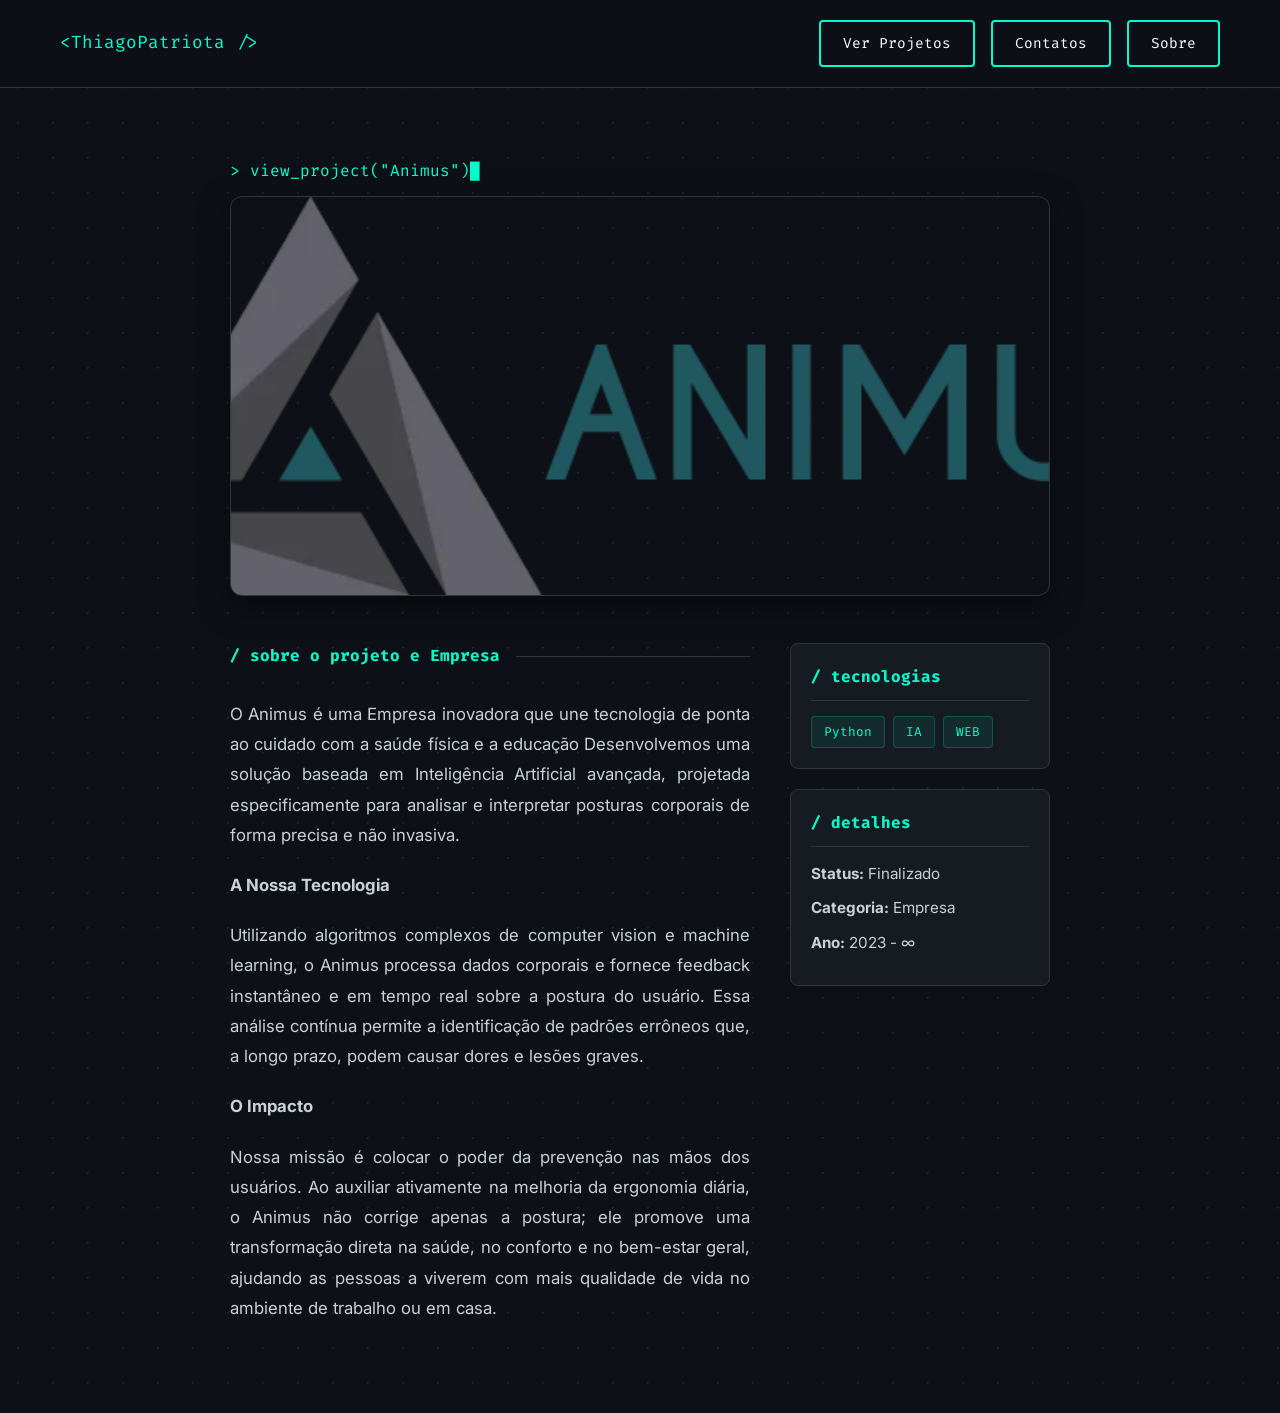
<file: destaques/animus.html>
<!DOCTYPE html>
<html lang="pt-BR">
<head>
    <meta charset="UTF-8">
    <meta name="viewport" content="width=device-width, initial-scale=1.0">
    <title>Jovem DEV | Thiago Patriota</title>
    <link rel="icon" href="../imgs/icon.webp" type="image/png">
    <link href="https://fonts.googleapis.com/css2?family=Fira+Code:wght@400;700&family=Inter:wght@400;700&display=swap" rel="stylesheet">
    <link rel="stylesheet" href="../estilos/global.css">
    <link rel="stylesheet" href="../estilos/projetos-detalhe.css">
</head>
<body>

    <nav>
        <a href="../index.html" class="nav-logo">&lt;ThiagoPatriota /&gt;</a>
        <div class="nav-links">
            <a href="../paginas/projetos.html" class="btn">Ver Projetos</a>
            <a href="../paginas/contatos.html" class="btn">Contatos</a>
            <a href="../paginas/sobre.html" class="btn">Sobre</a>
        </div>
    </nav>

    <div class="conteiner">

        <p class="texto-terminal">> view_project("Animus")<span class="cursor">█</span></p>

        
        
        <img src="../imgs/projetos/animustech.webp" alt="Turma Jovem DEV" class="banner-projeto">

        <div class="conteudo-projeto">
            
            <div class="descricao-projeto">
                <div class="divisor">
                    <h2>/ sobre o projeto e Empresa</h2>
                    <hr>
                </div>
                <p>
                    O Animus é uma Empresa inovadora que une tecnologia de ponta ao cuidado com a saúde física e a educação
                    Desenvolvemos uma solução baseada em Inteligência Artificial avançada, projetada especificamente
                    para analisar e interpretar posturas corporais de forma precisa e não invasiva. 
                </p>
                <p><strong>A Nossa Tecnologia</strong></p>
                <p>
                    Utilizando algoritmos complexos de computer vision e machine learning,
                    o Animus processa dados corporais e fornece feedback instantâneo e em tempo real sobre a postura do usuário.
                    Essa análise contínua permite a identificação de padrões errôneos que,
                    a longo prazo, podem causar dores e lesões graves.
                </p>
                <p><strong>O Impacto</strong></p>
                <p>
                    Nossa missão é colocar o poder da prevenção nas mãos dos usuários.
                    Ao auxiliar ativamente na melhoria da ergonomia diária,
                    o Animus não corrige apenas a postura; ele promove uma transformação direta na saúde,
                    no conforto e no bem-estar geral, ajudando as pessoas a viverem com mais qualidade de
                    vida no ambiente de trabalho ou em casa.
                </p>
            </div>

            <div class="sidebar-projeto">
                
                <div class="bloco-info">
                    <h3>/ tecnologias</h3>
                    <div class="tech-badges">
                        <span class="tech-badge">Python</span>
                        <span class="tech-badge">IA</span>
                        <span class="tech-badge">WEB</span>
                    </div>
                </div>

                <div class="bloco-info">
                    <h3>/ detalhes</h3>
                    <ul style="list-style-type: none; color: var(--texto-principal); font-size: 0.95rem;">
                        <li style="margin-bottom: 10px;"><strong>Status:</strong> Finalizado</li>
                        <li style="margin-bottom: 10px;"><strong>Categoria:</strong> Empresa</li>
                        <li style="margin-bottom: 10px;"><strong>Ano:</strong> 2023 - &infin;</li>
                    </ul>
                </div>

            </div>
        </div>

    </div>

</body>
</html>
</file>
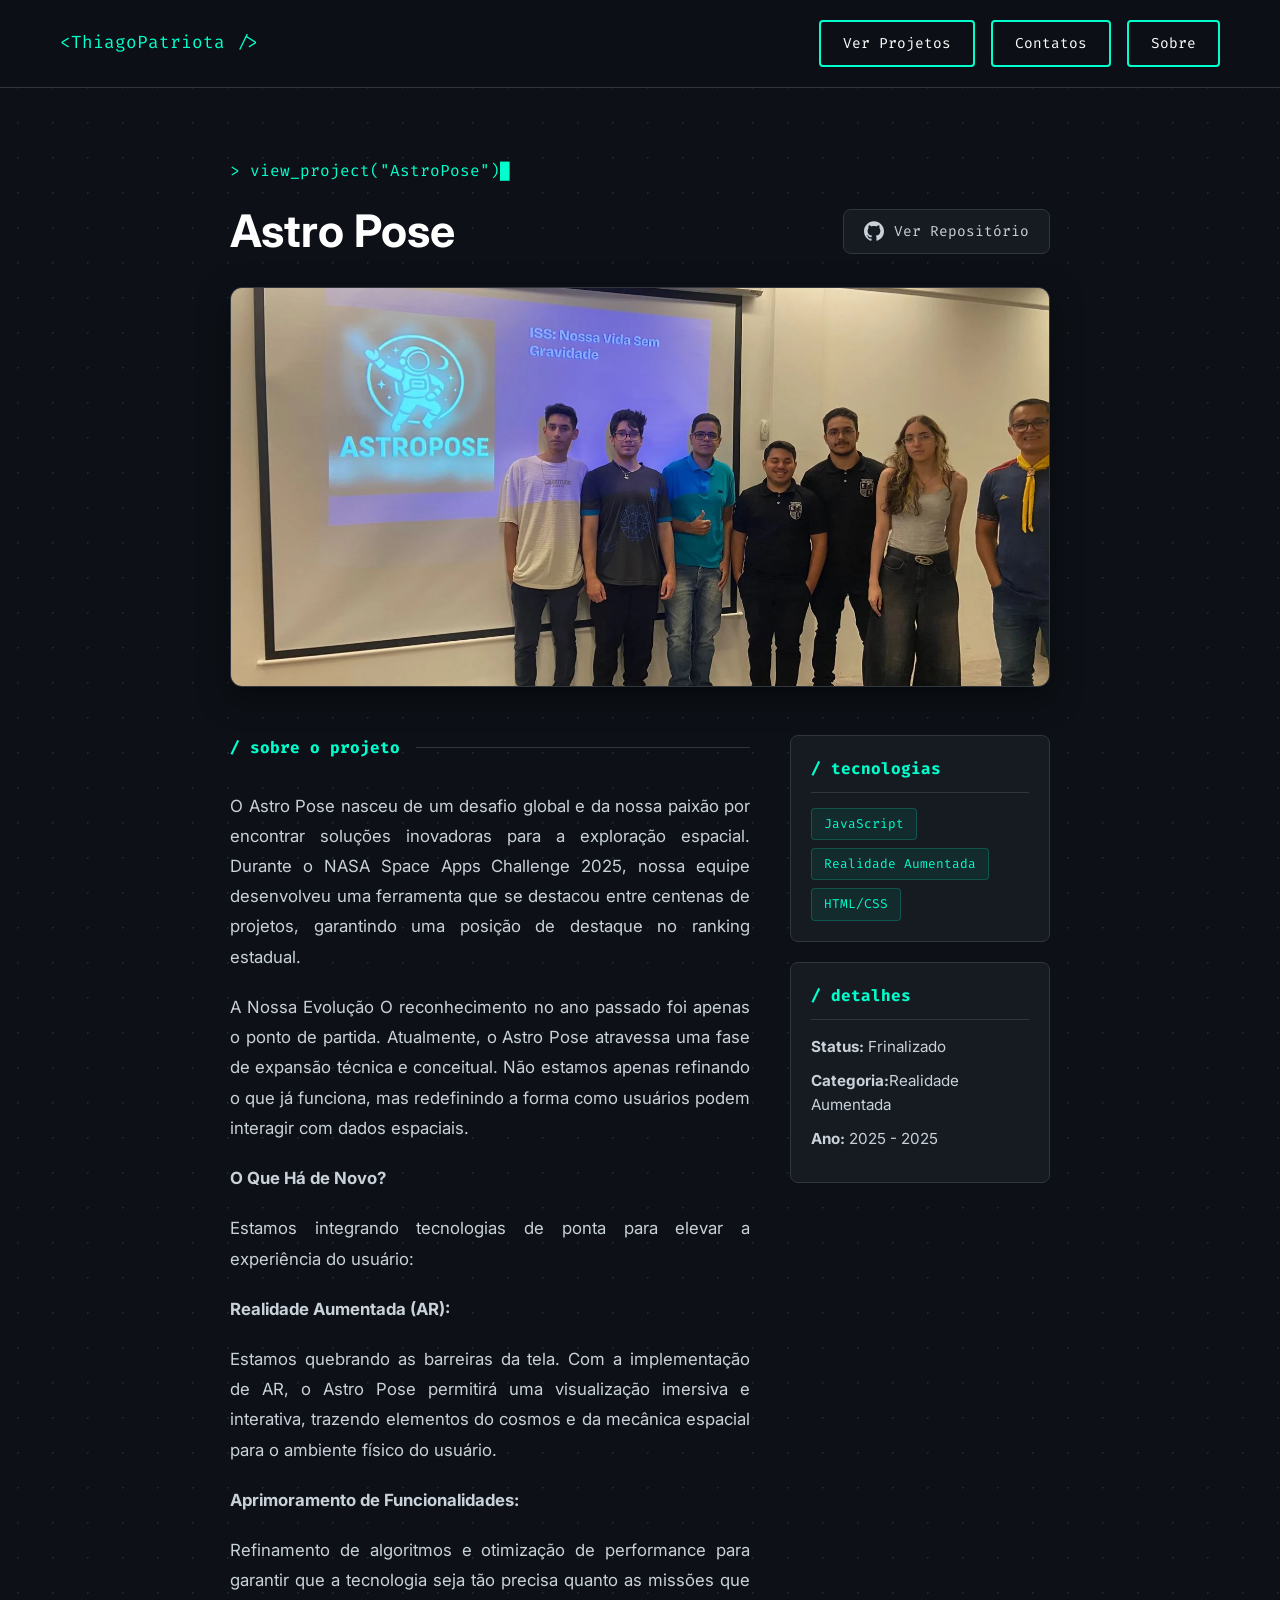
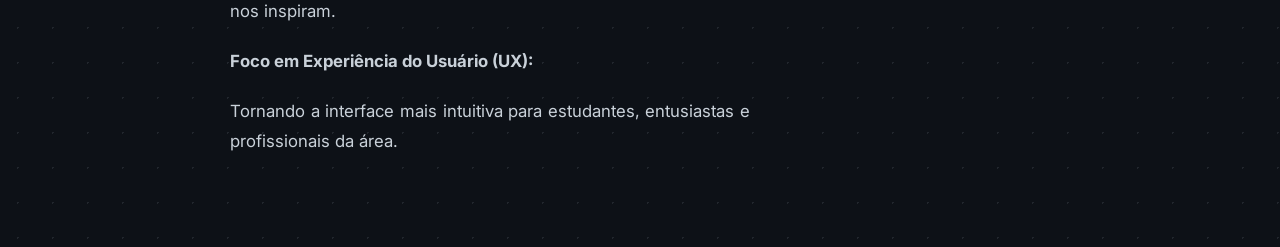
<file: destaques/astropose.html>
<!DOCTYPE html>
<html lang="pt-BR">
<head>
    <meta charset="UTF-8">
    <meta name="viewport" content="width=device-width, initial-scale=1.0">
    <title>Jovem DEV | Thiago Patriota</title>
    <link rel="icon" href="../imgs/icon.webp" type="image/png">
    <link href="https://fonts.googleapis.com/css2?family=Fira+Code:wght@400;700&family=Inter:wght@400;700&display=swap" rel="stylesheet">
    <link rel="stylesheet" href="../estilos/global.css">
    <link rel="stylesheet" href="../estilos/projetos-detalhe.css">
</head>
<body>

    <nav>
        <a href="../index.html" class="nav-logo">&lt;ThiagoPatriota /&gt;</a>
        <div class="nav-links">
            <a href="../paginas/projetos.html" class="btn">Ver Projetos</a>
            <a href="../paginas/contatos.html" class="btn">Contatos</a>
            <a href="../paginas/sobre.html" class="btn">Sobre</a>
        </div>
    </nav>

    <div class="conteiner">

        <p class="texto-terminal">> view_project("AstroPose")<span class="cursor">█</span></p>
        
        <div class="cabecalho-projeto">
            <h1>Astro Pose</h1>
            
            <a href="https://github.com/ThiagoCPatriota/astroposeDecember" target="_blank" class="btn-github">
                <svg viewBox="0 0 24 24" xmlns="http://www.w3.org/2000/svg">
                    <path d="M12 .297c-6.63 0-12 5.373-12 12 0 5.303 3.438 9.8 8.205 11.385.6.113.82-.258.82-.577 0-.285-.01-1.04-.015-2.04-3.338.724-4.042-1.61-4.042-1.61C4.422 18.07 3.633 17.7 3.633 17.7c-1.087-.744.084-.729.084-.729 1.205.084 1.838 1.236 1.838 1.236 1.07 1.835 2.809 1.305 3.495.998.108-.776.417-1.305.76-1.605-2.665-.3-5.466-1.332-5.466-5.93 0-1.31.465-2.38 1.235-3.22-.135-.303-.54-1.523.105-3.176 0 0 1.005-.322 3.3 1.23.96-.267 1.98-.399 3-.405 1.02.006 2.04.138 3 .405 2.28-1.552 3.285-1.23 3.285-1.23.645 1.653.24 2.873.12 3.176.765.84 1.23 1.91 1.23 3.22 0 4.61-2.805 5.625-5.475 5.92.42.36.81 1.096.81 2.22 0 1.606-.015 2.896-.015 3.286 0 .315.21.69.825.57C20.565 22.092 24 17.592 24 12.297c0-6.627-5.373-12-12-12"/>
                </svg>
                Ver Repositório
            </a>
        </div>

        <img src="../imgs/projetos/astroposeequipe.webp" alt="Turma Jovem DEV" class="banner-projeto">

        <div class="conteudo-projeto">
            
            <div class="descricao-projeto">
                <div class="divisor">
                    <h2>/ sobre o projeto</h2>
                    <hr>
                </div>
                <p>
                    O Astro Pose nasceu de um desafio global e da nossa paixão por encontrar soluções
                    inovadoras para a exploração espacial. Durante o NASA Space Apps Challenge 2025,
                    nossa equipe desenvolveu uma ferramenta que se destacou entre centenas de projetos,
                    garantindo uma posição de destaque no ranking estadual.
                </p>
                <p>
                    A Nossa Evolução
                    O reconhecimento no ano passado foi apenas o ponto de partida. Atualmente, o Astro Pose
                    atravessa uma fase de expansão técnica e conceitual. Não estamos apenas refinando o que já funciona,
                    mas redefinindo a forma como usuários podem interagir com dados espaciais.
                </p>

                <p>
                    <strong><p> O Que Há de Novo? </p></strong>
                    <p>Estamos integrando tecnologias de ponta para elevar a experiência do usuário:</p>

                    <strong><p>Realidade Aumentada (AR): </p></strong>

                    <p>
                        Estamos quebrando as barreiras da tela. Com a implementação de AR,
                        o Astro Pose permitirá uma visualização imersiva e interativa, trazendo
                        elementos do cosmos e da mecânica espacial para o ambiente físico do usuário.
                    </p>

                    <strong><p>Aprimoramento de Funcionalidades:</p></strong>
                    <p> Refinamento de algoritmos e otimização de performance para garantir que a tecnologia seja tão precisa quanto as missões que nos inspiram.</p>

                    <strong><p>Foco em Experiência do Usuário (UX):</p></strong>
                    <p>Tornando a interface mais intuitiva para estudantes, entusiastas e profissionais da área.</p>
                </p>
            </div>

            <div class="sidebar-projeto">
                
                <div class="bloco-info">
                    <h3>/ tecnologias</h3>
                    <div class="tech-badges">
                        <span class="tech-badge">JavaScript</span>
                        <span class="tech-badge">Realidade Aumentada</span>
                        <span class="tech-badge">HTML/CSS</span>
                    </div>
                </div>

                <div class="bloco-info">
                    <h3>/ detalhes</h3>
                    <ul style="list-style-type: none; color: var(--texto-principal); font-size: 0.95rem;">
                        <li style="margin-bottom: 10px;"><strong>Status:</strong> Frinalizado</li>
                        <li style="margin-bottom: 10px;"><strong>Categoria:</strong>Realidade Aumentada</li>
                        <li style="margin-bottom: 10px;"><strong>Ano:</strong> 2025 - 2025</li>
                    </ul>
                </div>

            </div>
        </div>

    </div>

</body>
</html>
</file>
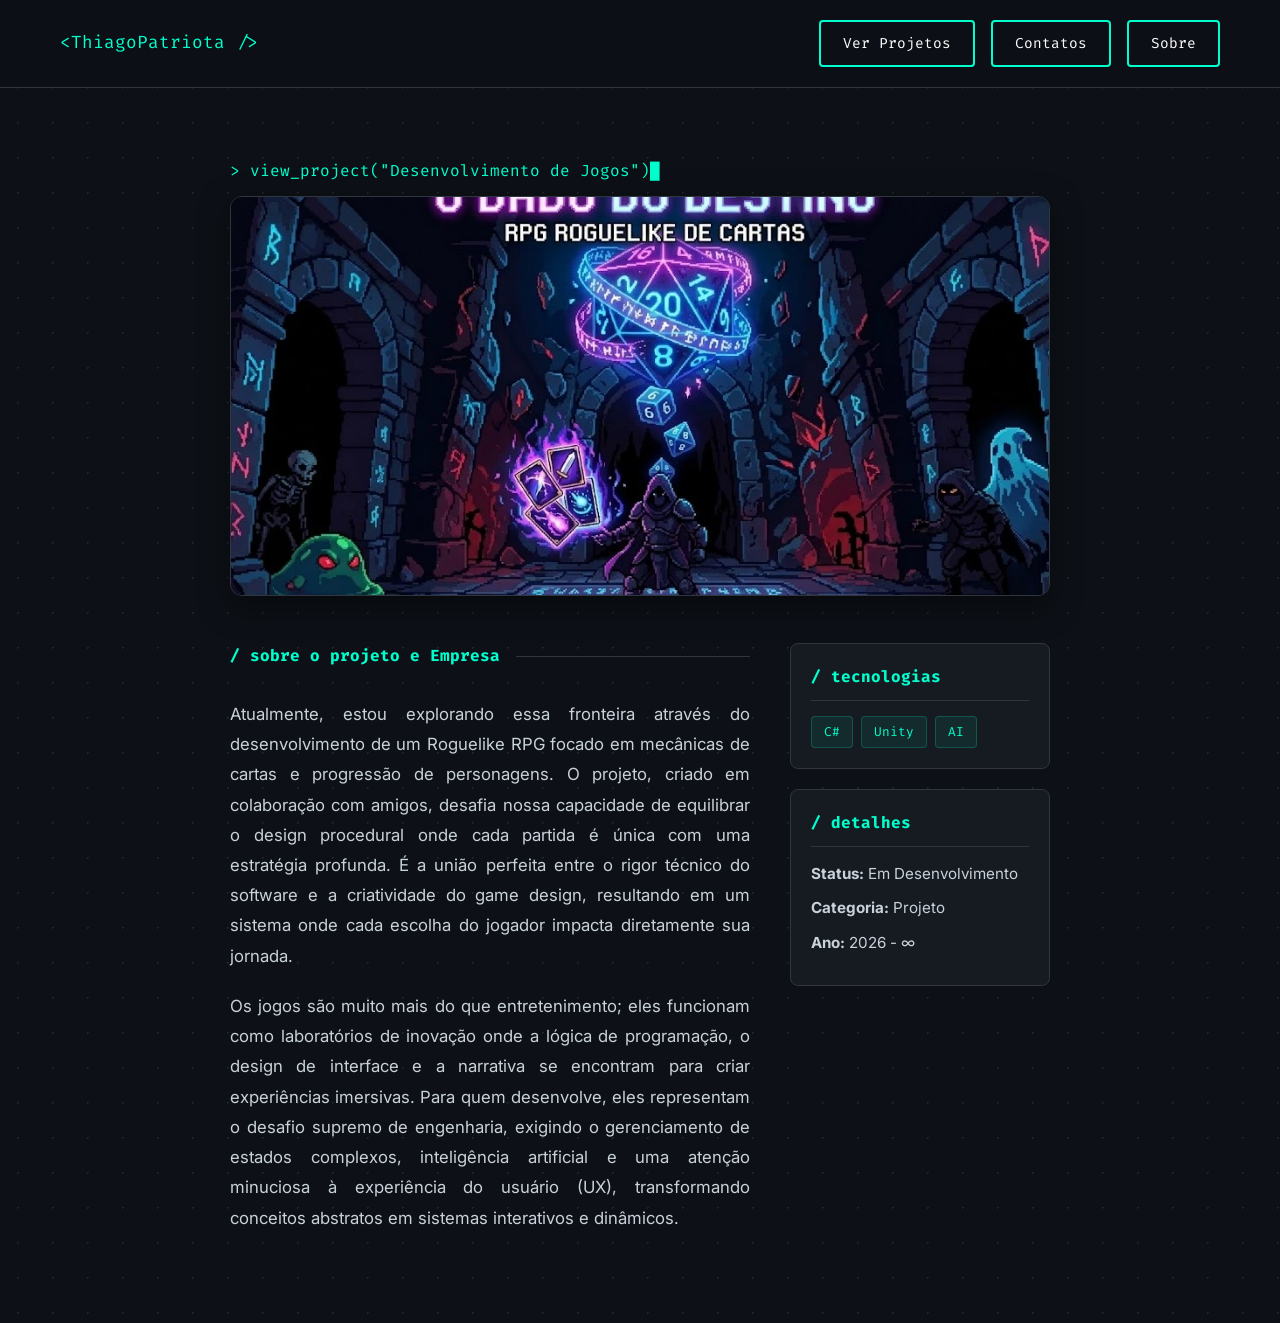
<file: destaques/devjogos.html>
<!DOCTYPE html>
<html lang="pt-BR">
<head>
    <meta charset="UTF-8">
    <meta name="viewport" content="width=device-width, initial-scale=1.0">
    <title>Jovem DEV | Thiago Patriota</title>
    <link rel="icon" href="../imgs/icon.webp" type="image/png">
    <link href="https://fonts.googleapis.com/css2?family=Fira+Code:wght@400;700&family=Inter:wght@400;700&display=swap" rel="stylesheet">
    <link rel="stylesheet" href="../estilos/global.css">
    <link rel="stylesheet" href="../estilos/projetos-detalhe.css">
</head>
<body>

    <nav>
        <a href="../index.html" class="nav-logo">&lt;ThiagoPatriota /&gt;</a>
        <div class="nav-links">
            <a href="../paginas/projetos.html" class="btn">Ver Projetos</a>
            <a href="../paginas/contatos.html" class="btn">Contatos</a>
            <a href="../paginas/sobre.html" class="btn">Sobre</a>
        </div>
    </nav>

    <div class="conteiner">

        <p class="texto-terminal">> view_project("Desenvolvimento de Jogos")<span class="cursor">█</span></p>

        
        
        <img src="../imgs/projetos/jogodev.webp" alt="Turma Jovem DEV" class="banner-projeto">

        <div class="conteudo-projeto">
            
            <div class="descricao-projeto">
                <div class="divisor">
                    <h2>/ sobre o projeto e Empresa</h2>
                    <hr>
                </div>
                <p>
                    Atualmente, estou explorando essa fronteira através do desenvolvimento de um Roguelike
                    RPG focado em mecânicas de cartas e progressão de personagens. O projeto, criado em colaboração com amigos,
                    desafia nossa capacidade de equilibrar o design procedural onde cada partida é única com uma estratégia profunda.
                    É a união perfeita entre o rigor técnico do software e a criatividade do game design, resultando em um sistema onde
                    cada escolha do jogador impacta diretamente sua jornada.
                </p>
                <p>
                    Os jogos são muito mais do que entretenimento;
                    eles funcionam como laboratórios de inovação onde a lógica de programação,
                    o design de interface e a narrativa se encontram para criar experiências imersivas.
                    Para quem desenvolve, eles representam o desafio supremo de engenharia,
                    exigindo o gerenciamento de estados complexos, inteligência artificial e uma atenção minuciosa à
                    experiência do usuário (UX), transformando conceitos abstratos em sistemas interativos e dinâmicos.
                </p>

            </div>

            <div class="sidebar-projeto">
                
                <div class="bloco-info">
                    <h3>/ tecnologias</h3>
                    <div class="tech-badges">
                        <span class="tech-badge">C#</span>
                        <span class="tech-badge">Unity</span>
                        <span class="tech-badge">AI</span>
                    </div>
                </div>

                <div class="bloco-info">
                    <h3>/ detalhes</h3>
                    <ul style="list-style-type: none; color: var(--texto-principal); font-size: 0.95rem;">
                        <li style="margin-bottom: 10px;"><strong>Status:</strong> Em Desenvolvimento</li>
                        <li style="margin-bottom: 10px;"><strong>Categoria:</strong> Projeto</li>
                        <li style="margin-bottom: 10px;"><strong>Ano:</strong> 2026 - &infin;</li>
                    </ul>
                </div>

            </div>
        </div>

    </div>

</body>
</html>
</file>
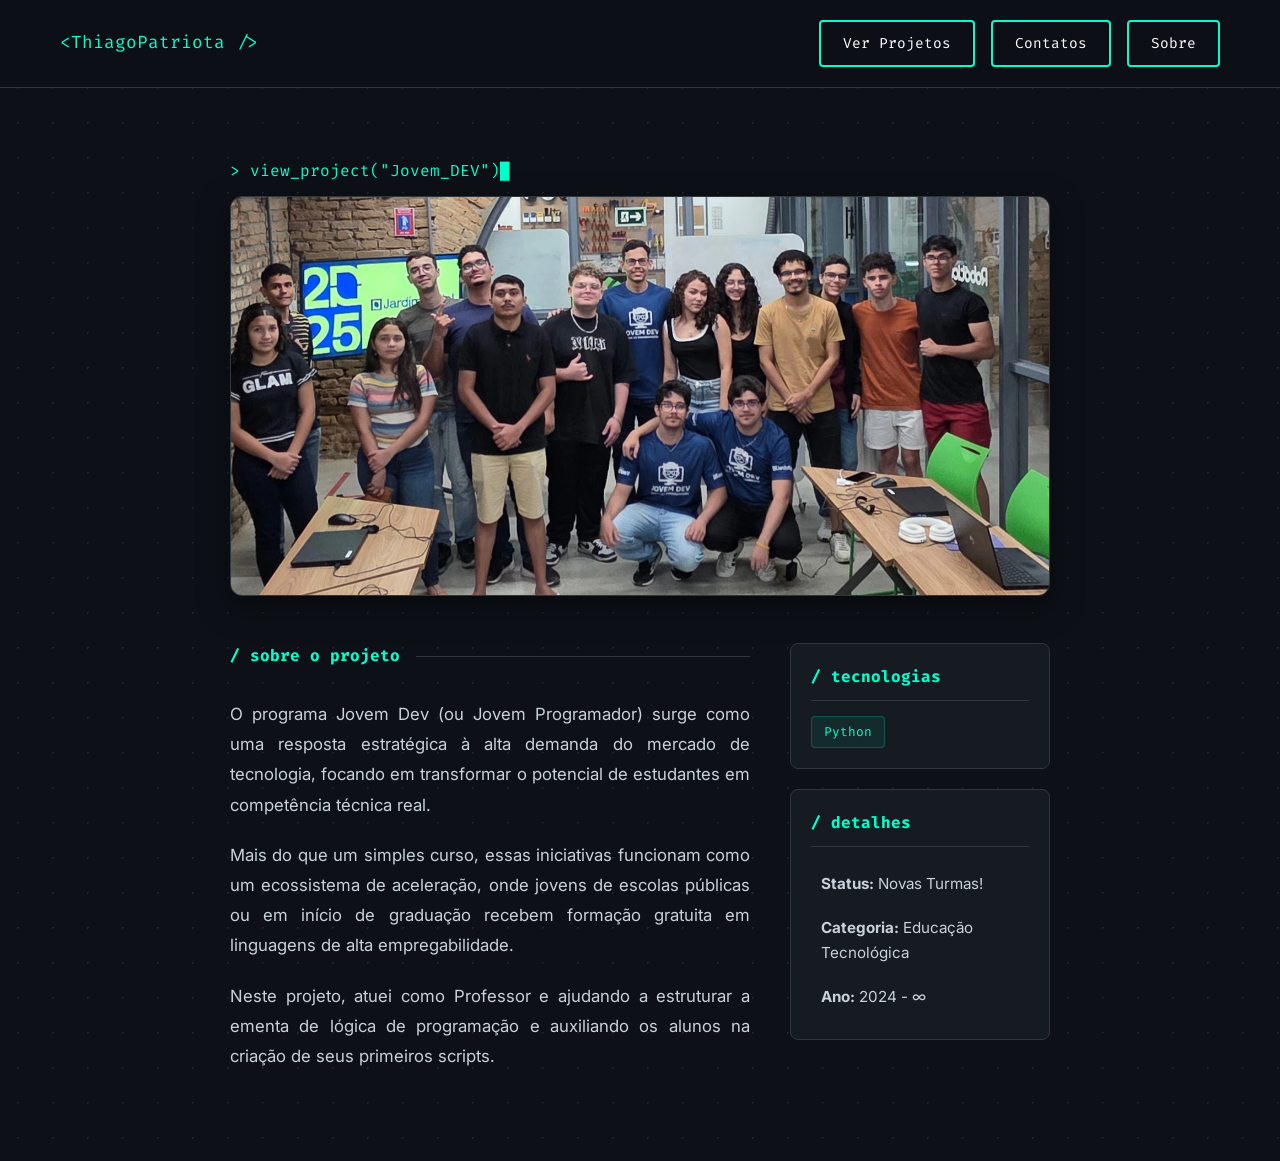
<file: destaques/jovemdev.html>
<!DOCTYPE html>
<html lang="pt-BR">
<head>
    <meta charset="UTF-8">
    <meta name="viewport" content="width=device-width, initial-scale=1.0">
    <title>Jovem DEV | Thiago Patriota</title>
    <link rel="icon" href="../imgs/telaprincipal/icon.png" type="image/png">
    <link href="https://fonts.googleapis.com/css2?family=Fira+Code:wght@400;700&family=Inter:wght@400;700&display=swap" rel="stylesheet">
    <link rel="stylesheet" href="../estilos/global.css">
    <link rel="stylesheet" href="../estilos/projetos-detalhe.css">
</head>
<body>

    <nav>
        <a href="../index.html" class="nav-logo">&lt;ThiagoPatriota /&gt;</a>
        <div class="nav-links">
            <a href="../paginas/projetos.html" class="btn">Ver Projetos</a>
            <a href="../paginas/contatos.html" class="btn">Contatos</a>
            <a href="../paginas/sobre.html" class="btn">Sobre</a>
        </div>
    </nav>

    <div class="conteiner">

        <p class="texto-terminal">> view_project("Jovem_DEV")<span class="cursor">█</span></p>
        <img src="../imgs/projetos/turma2jovemdev.webp" alt="Turma Jovem DEV" class="banner-projeto">

        <div class="conteudo-projeto">
            
            <div class="descricao-projeto">
                <div class="divisor">
                    <h2>/ sobre o projeto</h2>
                    <hr>
                </div>
                <p>O programa Jovem Dev (ou Jovem Programador) surge como uma resposta estratégica à alta demanda do mercado de tecnologia, focando em transformar o potencial de estudantes em competência técnica real.</p>
                <p>Mais do que um simples curso, essas iniciativas funcionam como um ecossistema de aceleração, onde jovens de escolas públicas ou em início de graduação recebem formação gratuita em linguagens de alta empregabilidade.</p>
                <p>Neste projeto, atuei como Professor e ajudando a estruturar a ementa de lógica de programação e auxiliando os alunos na criação de seus primeiros scripts.</p>
            </div>

            <div class="sidebar-projeto">
                
                <div class="bloco-info">
                    <h3>/ tecnologias</h3>
                    <div class="tech-badges">
                        <span class="tech-badge">Python</span>
                    </div>
                </div>

                <div class="bloco-info">
                    <h3>/ detalhes</h3>
                    <ul style="list-style-type: none; color: var(--texto-principal); font-size: 0.95rem;">
                        <li style="padding: 10px;"><strong>Status:</strong> Novas Turmas!</li>
                        <li style="padding: 10px;"><strong>Categoria:</strong> Educação Tecnológica</li>
                        <li style="padding: 10px;"><strong>Ano:</strong> 2024 - &infin;</li>
                    </ul>
                </div>

            </div>
        </div>

    </div>

</body>
</html>
</file>
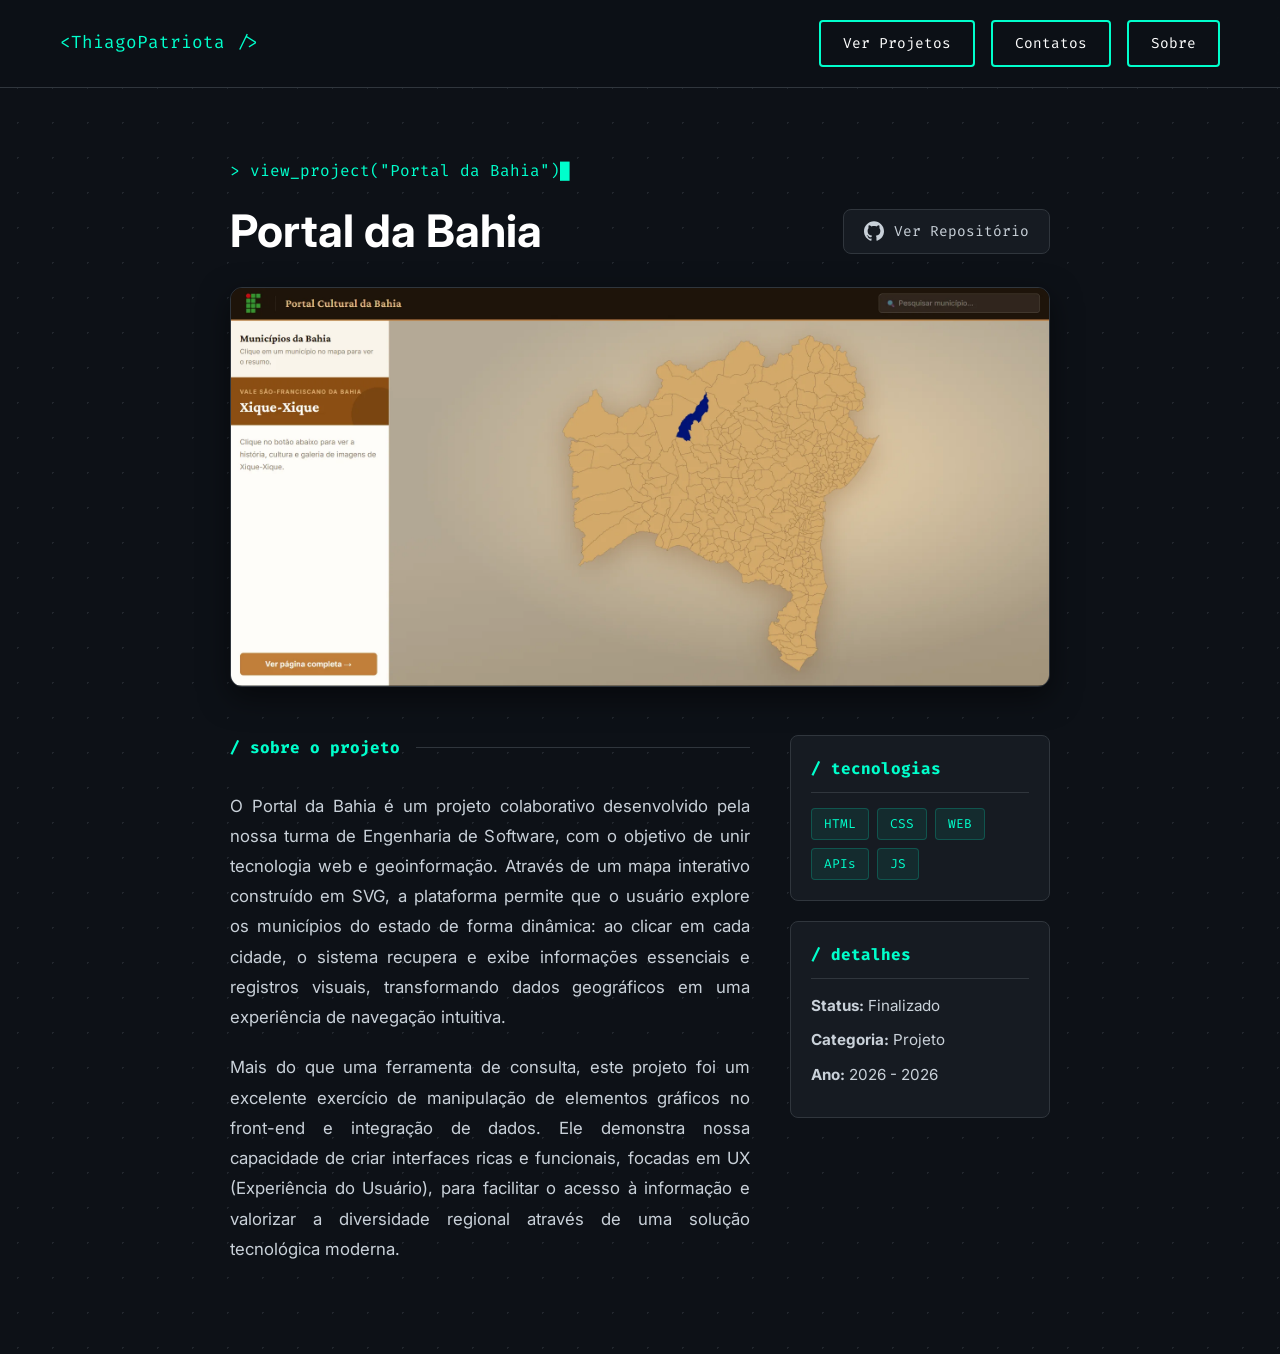
<file: destaques/portalBahia.html>
<!DOCTYPE html>
<html lang="pt-BR">
<head>
    <meta charset="UTF-8">
    <meta name="viewport" content="width=device-width, initial-scale=1.0">
    <title>Jovem DEV | Thiago Patriota</title>
    <link rel="icon" href="../imgs/icon.webp" type="image/png">
    <link href="https://fonts.googleapis.com/css2?family=Fira+Code:wght@400;700&family=Inter:wght@400;700&display=swap" rel="stylesheet">
    <link rel="stylesheet" href="../estilos/global.css">
    <link rel="stylesheet" href="../estilos/projetos-detalhe.css">
</head>
<body>

    <nav>
        <a href="../index.html" class="nav-logo">&lt;ThiagoPatriota /&gt;</a>
        <div class="nav-links">
            <a href="../paginas/projetos.html" class="btn">Ver Projetos</a>
            <a href="../paginas/contatos.html" class="btn">Contatos</a>
            <a href="../paginas/sobre.html" class="btn">Sobre</a>
        </div>
    </nav>

    <div class="conteiner">

        <p class="texto-terminal">> view_project("Portal da Bahia")<span class="cursor">█</span></p>

        <div class="cabecalho-projeto">
            <h1>Portal da Bahia</h1>
            
            <a href="https://github.com/ThiagoCPatriota/BahiaProject" target="_blank" class="btn-github">
                <svg viewBox="0 0 24 24" xmlns="http://www.w3.org/2000/svg">
                    <path d="M12 .297c-6.63 0-12 5.373-12 12 0 5.303 3.438 9.8 8.205 11.385.6.113.82-.258.82-.577 0-.285-.01-1.04-.015-2.04-3.338.724-4.042-1.61-4.042-1.61C4.422 18.07 3.633 17.7 3.633 17.7c-1.087-.744.084-.729.084-.729 1.205.084 1.838 1.236 1.838 1.236 1.07 1.835 2.809 1.305 3.495.998.108-.776.417-1.305.76-1.605-2.665-.3-5.466-1.332-5.466-5.93 0-1.31.465-2.38 1.235-3.22-.135-.303-.54-1.523.105-3.176 0 0 1.005-.322 3.3 1.23.96-.267 1.98-.399 3-.405 1.02.006 2.04.138 3 .405 2.28-1.552 3.285-1.23 3.285-1.23.645 1.653.24 2.873.12 3.176.765.84 1.23 1.91 1.23 3.22 0 4.61-2.805 5.625-5.475 5.92.42.36.81 1.096.81 2.22 0 1.606-.015 2.896-.015 3.286 0 .315.21.69.825.57C20.565 22.092 24 17.592 24 12.297c0-6.627-5.373-12-12-12"/>
                </svg>
                Ver Repositório
            </a>
        </div>
        
        <img src="../imgs/projetos/imgBahia.webp" alt="Turma Jovem DEV" class="banner-projeto">

        <div class="conteudo-projeto">
            
            <div class="descricao-projeto">
                <div class="divisor">
                    <h2>/ sobre o projeto </h2>
                    <hr>
                </div>
                <p>
                    O Portal da Bahia é um projeto colaborativo desenvolvido pela nossa turma de Engenharia de Software,
                    com o objetivo de unir tecnologia web e geoinformação. Através de um mapa interativo construído em SVG, 
                    a plataforma permite que o usuário explore os municípios do estado de forma dinâmica: ao clicar em cada cidade,
                    o sistema recupera e exibe informações essenciais e registros visuais,
                    transformando dados geográficos em uma experiência de navegação intuitiva.
                </p>

                <p>
                    Mais do que uma ferramenta de consulta,
                    este projeto foi um excelente exercício de manipulação de elementos gráficos no front-end
                    e integração de dados. Ele demonstra nossa capacidade de criar interfaces ricas e funcionais,
                    focadas em UX (Experiência do Usuário), para facilitar o acesso à informação e valorizar a diversidade
                    regional através de uma solução tecnológica moderna.
                </p>
            </div>

            <div class="sidebar-projeto">
                
                <div class="bloco-info">
                    <h3>/ tecnologias</h3>
                    <div class="tech-badges">
                        <span class="tech-badge">HTML</span>
                        <span class="tech-badge">CSS</span>
                        <span class="tech-badge">WEB</span>
                        <span class="tech-badge">APIs</span>
                        <span class="tech-badge">JS</span>
                    </div>
                </div>

                <div class="bloco-info">
                    <h3>/ detalhes</h3>
                    <ul style="list-style-type: none; color: var(--texto-principal); font-size: 0.95rem;">
                        <li style="margin-bottom: 10px;"><strong>Status:</strong> Finalizado</li>
                        <li style="margin-bottom: 10px;"><strong>Categoria:</strong> Projeto</li>
                        <li style="margin-bottom: 10px;"><strong>Ano:</strong> 2026 - 2026</li>
                    </ul>
                </div>

            </div>
        </div>

    </div>

</body>
</html>
</file>
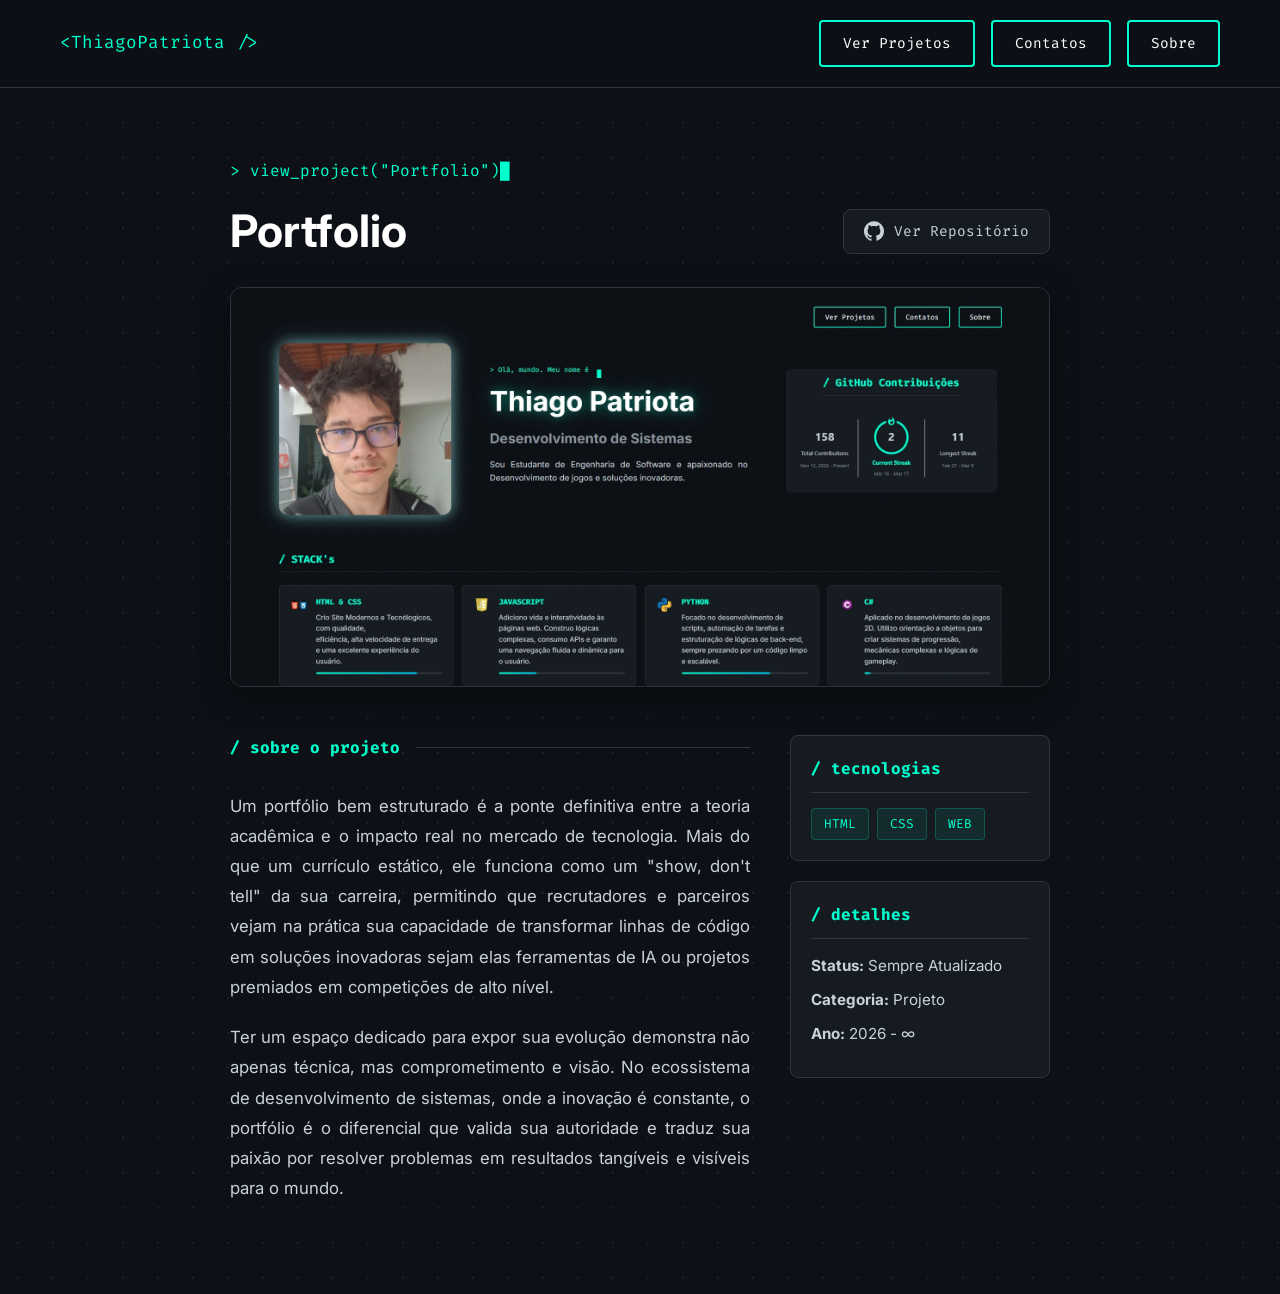
<file: destaques/portfolio.html>
<!DOCTYPE html>
<html lang="pt-BR">
<head>
    <meta charset="UTF-8">
    <meta name="viewport" content="width=device-width, initial-scale=1.0">
    <title>Jovem DEV | Thiago Patriota</title>
    <link rel="icon" href="../imgs/telaprincipal/icon.webp" type="image/png">
    <link href="https://fonts.googleapis.com/css2?family=Fira+Code:wght@400;700&family=Inter:wght@400;700&display=swap" rel="stylesheet">
    <link rel="stylesheet" href="../estilos/global.css">
    <link rel="stylesheet" href="../estilos/projetos-detalhe.css">
</head>
<body>

    <nav>
        <a href="../index.html" class="nav-logo">&lt;ThiagoPatriota /&gt;</a>
        <div class="nav-links">
            <a href="../paginas/projetos.html" class="btn">Ver Projetos</a>
            <a href="../paginas/contatos.html" class="btn">Contatos</a>
            <a href="../paginas/sobre.html" class="btn">Sobre</a>
        </div>
    </nav>

    <div class="conteiner">

        <p class="texto-terminal">> view_project("Portfolio")<span class="cursor">█</span></p>

        <div class="cabecalho-projeto">
            <h1>Portfolio</h1>
            
            <a href="https://github.com/ThiagoCPatriota/portfolioThiagoPatriota" target="_blank" class="btn-github">
                <svg viewBox="0 0 24 24" xmlns="http://www.w3.org/2000/svg">
                    <path d="M12 .297c-6.63 0-12 5.373-12 12 0 5.303 3.438 9.8 8.205 11.385.6.113.82-.258.82-.577 0-.285-.01-1.04-.015-2.04-3.338.724-4.042-1.61-4.042-1.61C4.422 18.07 3.633 17.7 3.633 17.7c-1.087-.744.084-.729.084-.729 1.205.084 1.838 1.236 1.838 1.236 1.07 1.835 2.809 1.305 3.495.998.108-.776.417-1.305.76-1.605-2.665-.3-5.466-1.332-5.466-5.93 0-1.31.465-2.38 1.235-3.22-.135-.303-.54-1.523.105-3.176 0 0 1.005-.322 3.3 1.23.96-.267 1.98-.399 3-.405 1.02.006 2.04.138 3 .405 2.28-1.552 3.285-1.23 3.285-1.23.645 1.653.24 2.873.12 3.176.765.84 1.23 1.91 1.23 3.22 0 4.61-2.805 5.625-5.475 5.92.42.36.81 1.096.81 2.22 0 1.606-.015 2.896-.015 3.286 0 .315.21.69.825.57C20.565 22.092 24 17.592 24 12.297c0-6.627-5.373-12-12-12"/>
                </svg>
                Ver Repositório
            </a>
        </div>
        
        <img src="../imgs/projetos/ImgPortfolio.webp" alt="Turma Jovem DEV" class="banner-projeto">

        <div class="conteudo-projeto">
            
            <div class="descricao-projeto">
                <div class="divisor">
                    <h2>/ sobre o projeto </h2>
                    <hr>
                </div>
                <p>
                    Um portfólio bem estruturado é a ponte definitiva entre a teoria acadêmica
                    e o impacto real no mercado de tecnologia. Mais do que um currículo estático, 
                    ele funciona como um "show, don't tell" da sua carreira, permitindo que recrutadores
                    e parceiros vejam na prática sua capacidade de transformar linhas de código em soluções inovadoras
                    sejam elas ferramentas de IA ou projetos premiados em competições de alto nível.
                </p>

                <p>
                    Ter um espaço dedicado para expor sua evolução demonstra não apenas técnica,
                    mas comprometimento e visão. No ecossistema de desenvolvimento de sistemas,
                    onde a inovação é constante, o portfólio é o diferencial que valida sua autoridade
                    e traduz sua paixão por resolver problemas em resultados tangíveis e visíveis para o mundo.
                </p>
            </div>

            <div class="sidebar-projeto">
                
                <div class="bloco-info">
                    <h3>/ tecnologias</h3>
                    <div class="tech-badges">
                        <span class="tech-badge">HTML</span>
                        <span class="tech-badge">CSS</span>
                        <span class="tech-badge">WEB</span>
                    </div>
                </div>

                <div class="bloco-info">
                    <h3>/ detalhes</h3>
                    <ul style="list-style-type: none; color: var(--texto-principal); font-size: 0.95rem;">
                        <li style="margin-bottom: 10px;"><strong>Status:</strong> Sempre Atualizado</li>
                        <li style="margin-bottom: 10px;"><strong>Categoria:</strong> Projeto</li>
                        <li style="margin-bottom: 10px;"><strong>Ano:</strong> 2026 - &infin;</li>
                    </ul>
                </div>

            </div>
        </div>

    </div>

</body>
</html>
</file>
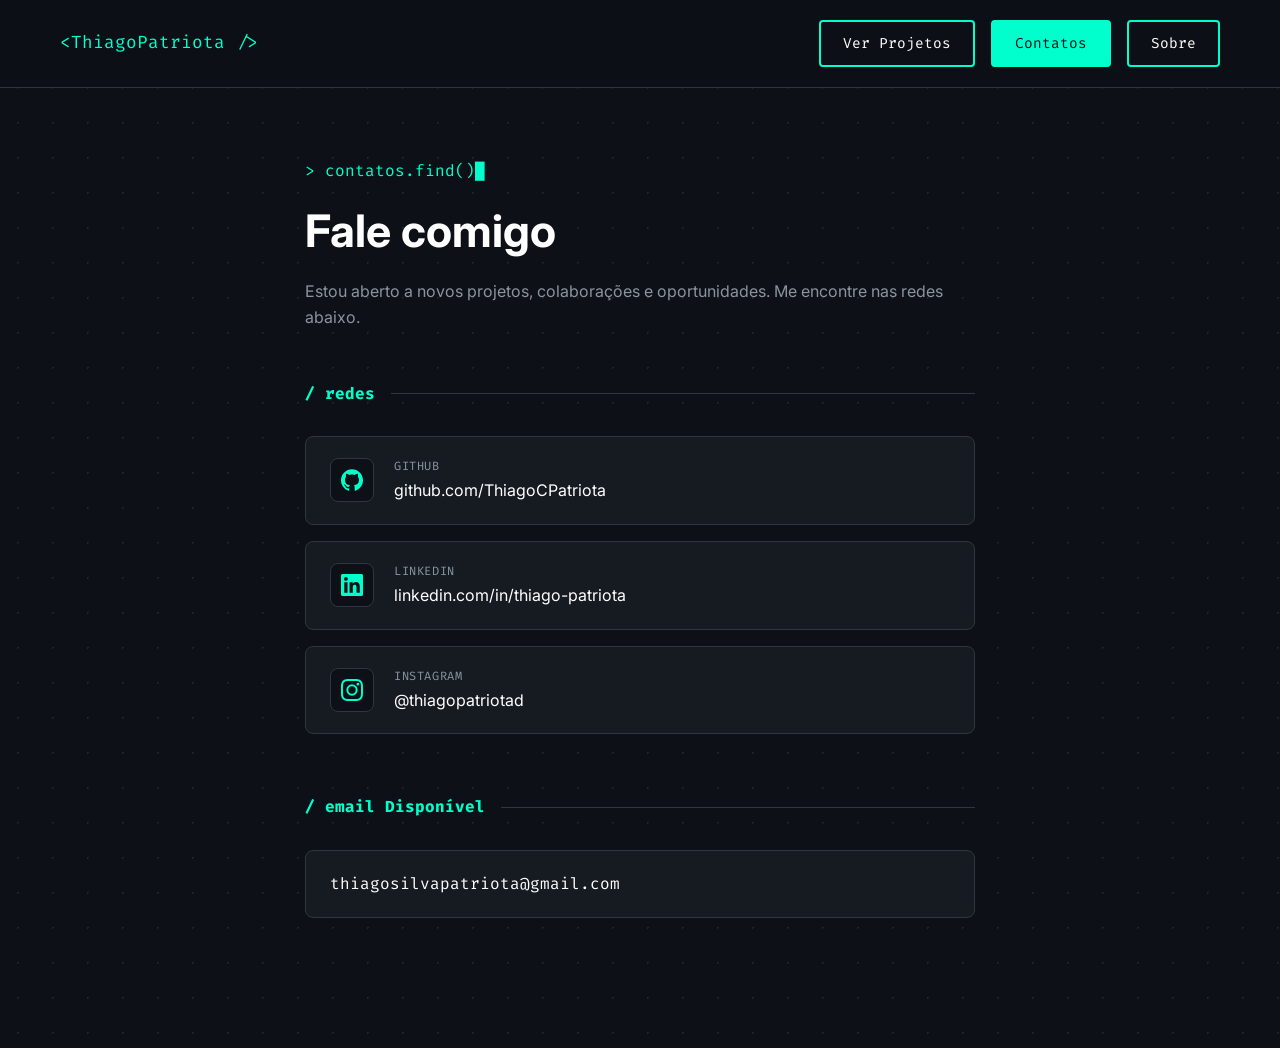
<file: paginas/contatos.html>
<!DOCTYPE html>
<html lang="pt-BR">

<head>
    <meta charset="UTF-8">
    <meta name="viewport" content="width=device-width, initial-scale=1.0">
    <title>Contatos | Thiago Patriota</title>
    <link rel="icon" href="../imgs/icon.webp" type="image/png">
    <link href="https://fonts.googleapis.com/css2?family=Fira+Code:wght@400;700&family=Inter:wght@400;700&display=swap"
        rel="stylesheet">
    <link rel="stylesheet" href="../estilos/global.css">
    <link rel="stylesheet" href="../estilos/contatos.css">
</head>

<body>

    <nav>
        <a href="../index.html" class="nav-logo">&lt;ThiagoPatriota /&gt;</a>
        <div class="nav-links">
            <a href="projetos.html" class="btn">Ver Projetos</a>
            <a href="contatos.html" class="btn ativo">Contatos</a>
            <a href="sobre.html" class="btn">Sobre</a>
        </div>
    </nav>

    <div class="conteiner">

        <p class="texto-terminal">> contatos.find()<span class="cursor">█</span></p>
        <h1>Fale comigo</h1>
        <p class="subtexto">Estou aberto a novos projetos, colaborações e oportunidades. Me encontre nas redes abaixo.
        </p>

        <div class="divisor">
            <h2>/ redes</h2>
            <hr>
        </div>

        <div class="lista-contatos">

            <a href="https://github.com/ThiagoCPatriota" target="_blank" class="item-contato">
                <div class="icone-contato">
                    <svg viewBox="0 0 24 24" xmlns="http://www.w3.org/2000/svg">
                        <path
                            d="M12 .297c-6.63 0-12 5.373-12 12 0 5.303 3.438 9.8 8.205 11.385.6.113.82-.258.82-.577 0-.285-.01-1.04-.015-2.04-3.338.724-4.042-1.61-4.042-1.61C4.422 18.07 3.633 17.7 3.633 17.7c-1.087-.744.084-.729.084-.729 1.205.084 1.838 1.236 1.838 1.236 1.07 1.835 2.809 1.305 3.495.998.108-.776.417-1.305.76-1.605-2.665-.3-5.466-1.332-5.466-5.93 0-1.31.465-2.38 1.235-3.22-.135-.303-.54-1.523.105-3.176 0 0 1.005-.322 3.3 1.23.96-.267 1.98-.399 3-.405 1.02.006 2.04.138 3 .405 2.28-1.552 3.285-1.23 3.285-1.23.645 1.653.24 2.873.12 3.176.765.84 1.23 1.91 1.23 3.22 0 4.61-2.805 5.625-5.475 5.92.42.36.81 1.096.81 2.22 0 1.606-.015 2.896-.015 3.286 0 .315.21.69.825.57C20.565 22.092 24 17.592 24 12.297c0-6.627-5.373-12-12-12" />
                    </svg>
                </div>
                <div class="info-contato">
                    <span>GitHub</span>
                    <p>github.com/ThiagoCPatriota</p>
                </div>
                <span class="seta">→</span>
            </a>

            <a href="https://www.linkedin.com/in/thiago-patriota-a6841b271/" target="_blank" class="item-contato">
                <div class="icone-contato">
                    <svg viewBox="0 0 24 24" xmlns="http://www.w3.org/2000/svg">
                        <path
                            d="M20.447 20.452h-3.554v-5.569c0-1.328-.027-3.037-1.852-3.037-1.853 0-2.136 1.445-2.136 2.939v5.667H9.351V9h3.414v1.561h.046c.477-.9 1.637-1.85 3.37-1.85 3.601 0 4.267 2.37 4.267 5.455v6.286zM5.337 7.433a2.062 2.062 0 0 1-2.063-2.065 2.064 2.064 0 1 1 2.063 2.065zm1.782 13.019H3.555V9h3.564v11.452zM22.225 0H1.771C.792 0 0 .774 0 1.729v20.542C0 23.227.792 24 1.771 24h20.451C23.2 24 24 23.227 24 22.271V1.729C24 .774 23.2 0 22.222 0h.003z" />
                    </svg>
                </div>
                <div class="info-contato">
                    <span>LinkedIn</span>
                    <p>linkedin.com/in/thiago-patriota</p>
                </div>
                <span class="seta">→</span>
            </a>

            <a href="https://www.instagram.com/thiagopatriotad/?hl=pt-br" target="_blank" class="item-contato">
                <div class="icone-contato">
                    <svg viewBox="0 0 24 24" xmlns="http://www.w3.org/2000/svg">
                        <path
                            d="M12 2.163c3.204 0 3.584.012 4.85.07 3.252.148 4.771 1.691 4.919 4.919.058 1.265.069 1.645.069 4.849 0 3.205-.012 3.584-.069 4.849-.149 3.225-1.664 4.771-4.919 4.919-1.266.058-1.644.07-4.85.07-3.204 0-3.584-.012-4.849-.07-3.26-.149-4.771-1.699-4.919-4.92-.058-1.265-.07-1.644-.07-4.849 0-3.204.013-3.583.07-4.849.149-3.227 1.664-4.771 4.919-4.919 1.266-.057 1.645-.069 4.849-.069zM12 0C8.741 0 8.333.014 7.053.072 2.695.272.273 2.69.073 7.052.014 8.333 0 8.741 0 12c0 3.259.014 3.668.072 4.948.2 4.358 2.618 6.78 6.98 6.98C8.333 23.986 8.741 24 12 24c3.259 0 3.668-.014 4.948-.072 4.354-.2 6.782-2.618 6.979-6.98.059-1.28.073-1.689.073-4.948 0-3.259-.014-3.667-.072-4.947-.196-4.354-2.617-6.78-6.979-6.98C15.668.014 15.259 0 12 0zm0 5.838a6.162 6.162 0 1 0 0 12.324 6.162 6.162 0 0 0 0-12.324zM12 16a4 4 0 1 1 0-8 4 4 0 0 1 0 8zm6.406-11.845a1.44 1.44 0 1 0 0 2.881 1.44 1.44 0 0 0 0-2.881z" />
                    </svg>
                </div>
                <div class="info-contato">
                    <span>Instagram</span>
                    <p>@thiagopatriotad</p>
                </div>
                <span class="seta">→</span>
            </a>

        </div>

        <div class="divisor">
            <h2>/ email Disponível</h2>
            <hr>
        </div>

        <div class="email-box">
            <p id="email-texto">thiagosilvapatriota@gmail.com</p>
        </div>

    </div>



</body>

</html>
</file>
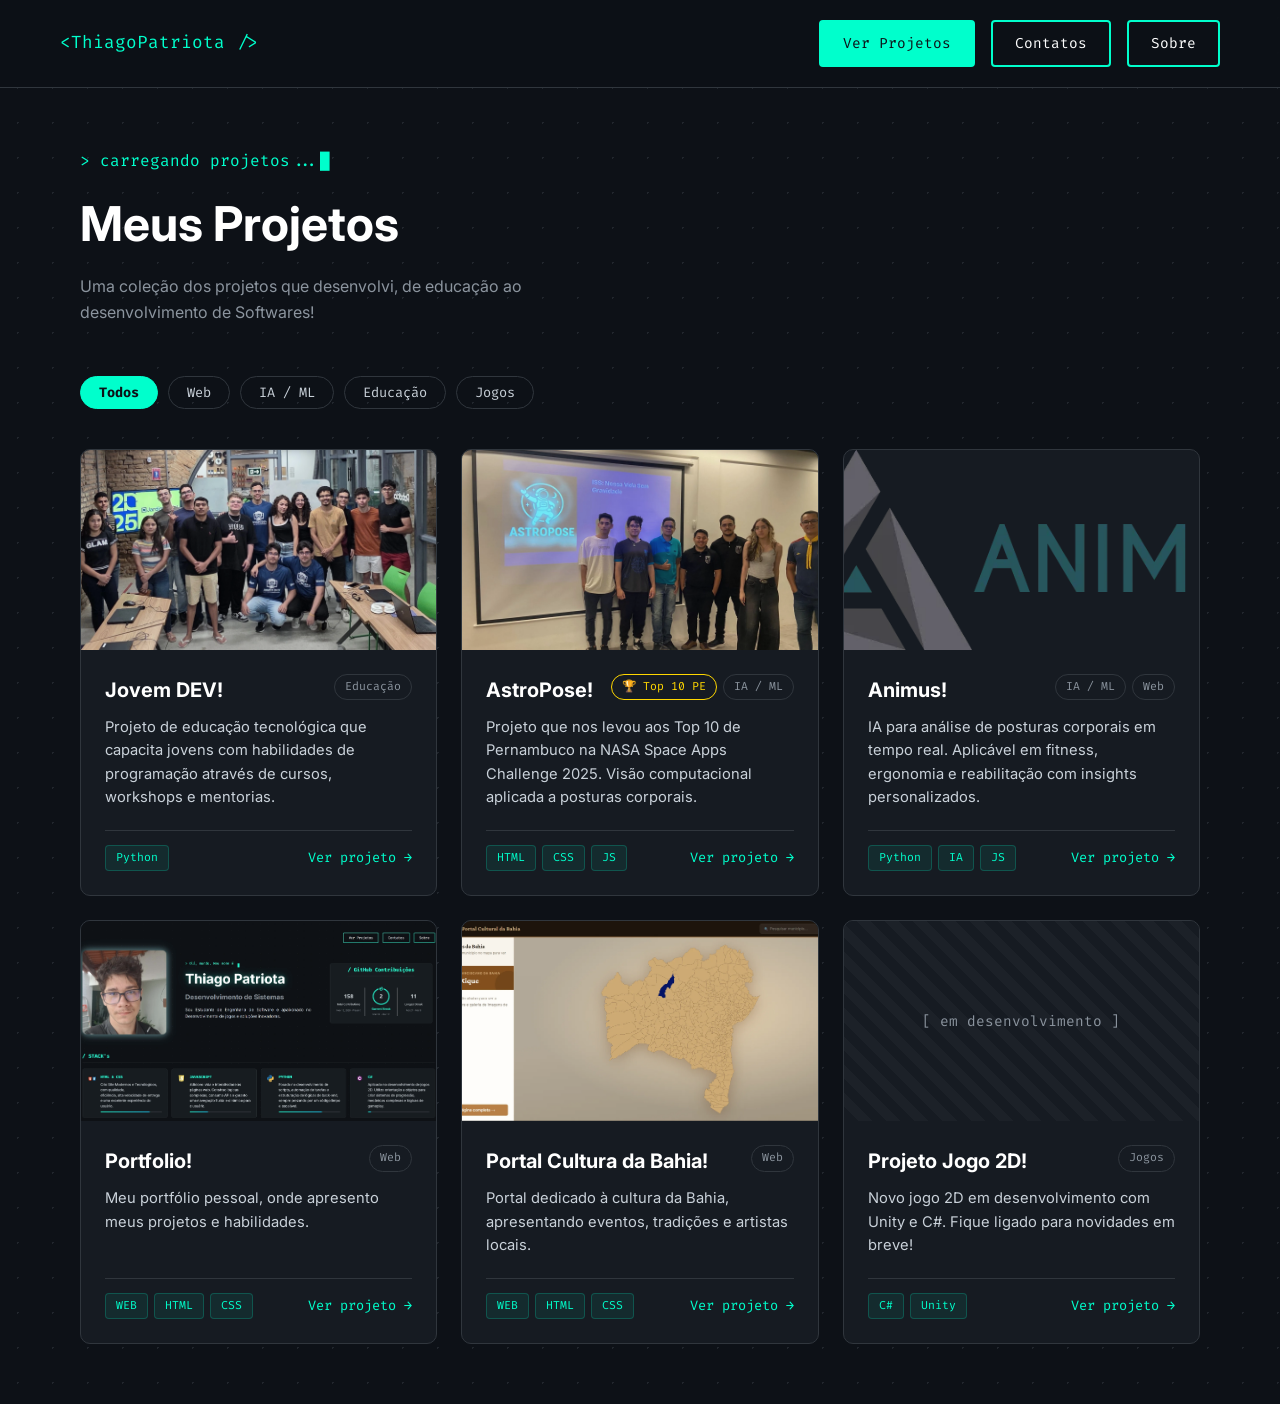
<file: paginas/projetos.html>
<!DOCTYPE html>
<html lang="pt-BR">
<head>
    <meta charset="UTF-8">
    <meta name="viewport" content="width=device-width, initial-scale=1.0">
    <title>Projetos | Thiago Patriota</title>
    <link rel="icon" href="../imgs/icon.webp" type="image/png">
    <link href="https://fonts.googleapis.com/css2?family=Fira+Code:wght@400;700&family=Inter:wght@400;700&display=swap" rel="stylesheet">
    <link rel="stylesheet" href="../estilos/global.css">
    <link rel="stylesheet" href="../estilos/projetos.css">
    <script src="../modulos/script.js" defer></script>
</head>
<body>

    <nav>
        <a href="../index.html" class="nav-logo">&lt;ThiagoPatriota /&gt;</a>
        <div class="nav-links">
            <a href="projetos.html" class="btn ativo">Ver Projetos</a>
            <a href="contatos.html" class="btn">Contatos</a>
            <a href="sobre.html" class="btn">Sobre</a>
        </div>
    </nav>

    <div class="conteiner">

        <div class="cabecalho">
            <p class="texto-terminal">> carregando projetos...<span class="cursor">█</span></p>
            <h1>Meus Projetos</h1>
            <p class="subtexto">Uma coleção dos projetos que desenvolvi, de educação ao desenvolvimento de Softwares!</p>
        </div>

        <div class="filtros">
            <button class="filtro ativo" data-filtro="todos">Todos</button>
            <button class="filtro" data-filtro="web">Web</button>
            <button class="filtro" data-filtro="ia">IA / ML</button>
            <button class="filtro" data-filtro="educacao">Educação</button>
            <button class="filtro" data-filtro="jogo">Jogos</button>
        </div>

        <div class="grade" id="grade">

            <article class="cartao" data-categoria="educacao web">
                <img src="../imgs/projetos/turma2jovemdev.webp" alt="Jovem DEV">
                <div class="cartao-corpo">
                    <div class="cartao-topo">
                        <h3>Jovem DEV!</h3>
                        <div class="cartao-tags">
                            <span class="tag">Educação</span>
                        </div>
                    </div>
                    <p>Projeto de educação tecnológica que capacita jovens com habilidades de programação através de cursos, workshops e mentorias.</p>
                    <div class="cartao-rodape">
                        <div class="badges">
                            <span class="badge">Python</span>
                        </div>
                        <a href="../destaques/jovemdev.html"  class="link-projeto">Ver projeto →</a>
                    </div>
                </div>
            </article>

            <article class="cartao" data-categoria="ia">
                <img src="../imgs/projetos/astroposeequipe.webp" alt="AstroPose">
                <div class="cartao-corpo">
                    <div class="cartao-topo">
                        <h3>AstroPose!</h3>
                        <div class="cartao-tags">
                            <span class="tag ouro">🏆 Top 10 PE</span>
                            <span class="tag">IA / ML</span>
                        </div>
                    </div>
                    <p>Projeto que nos levou aos Top 10 de Pernambuco na NASA Space Apps Challenge 2025. Visão computacional aplicada a posturas corporais.</p>
                    <div class="cartao-rodape">
                        <div class="badges">
                            <span class="badge">HTML</span>
                            <span class="badge">CSS</span>
                            <span class="badge">JS</span>
                        </div>
                        <a href="../destaques/astropose.html"  class="link-projeto">Ver projeto →</a>
                    </div>
                </div>
            </article>

            <article class="cartao" data-categoria="ia web">
                <img src="../imgs/projetos/animustech.webp" alt="Animus">
                <div class="cartao-corpo">
                    <div class="cartao-topo">
                        <h3>Animus!</h3>
                        <div class="cartao-tags">
                            <span class="tag">IA / ML</span>
                            <span class="tag">Web</span>
                        </div>
                    </div>
                    <p>IA para análise de posturas corporais em tempo real. Aplicável em fitness, ergonomia e reabilitação com insights personalizados.</p>
                    <div class="cartao-rodape">
                        <div class="badges">
                            <span class="badge">Python</span>
                            <span class="badge">IA</span>
                            <span class="badge">JS</span>
                        </div>
                        <a href="../destaques/animus.html"  class="link-projeto">Ver projeto →</a>
                    </div>
                </div>
            </article>

            <article class="cartao" data-categoria="ia web">
                <img src="../imgs/projetos/ImgPortfolio.webp" alt="Portfolio">
                <div class="cartao-corpo">
                    <div class="cartao-topo">
                        <h3>Portfolio!</h3>
                        <div class="cartao-tags">
                            <span class="tag">Web</span>
                        </div>
                    </div>
                    <p>Meu portfólio pessoal, onde apresento meus projetos e habilidades.</p>
                    <div class="cartao-rodape">
                        <div class="badges">
                            <span class="badge">WEB</span>
                            <span class="badge">HTML</span>
                            <span class="badge">CSS</span>
                        </div>
                        <a href="../destaques/portfolio.html"  class="link-projeto">Ver projeto →</a>

                    </div>
                </div>
            </article>

            <article class="cartao" data-categoria="ia web">
                <img src="../imgs/projetos/imgBahia.webp" alt="Portal Cultura da Bahia">
                <div class="cartao-corpo">
                    <div class="cartao-topo">
                        <h3>Portal Cultura da Bahia!</h3>
                        <div class="cartao-tags">
                            <span class="tag">Web</span>
                        </div>
                    </div>
                    <p>Portal dedicado à cultura da Bahia, apresentando eventos, tradições e artistas locais.</p>
                    <div class="cartao-rodape">
                        <div class="badges">
                            <span class="badge">WEB</span>
                            <span class="badge">HTML</span>
                            <span class="badge">CSS</span>
                        </div>
                        <a href="../destaques/portalBahia.html"  class="link-projeto">Ver projeto →</a>

                    </div>
                </div>
            </article>          

            <article class="cartao" data-categoria="jogo">
                <div class="placeholder-img">[ em desenvolvimento ]</div>
                <div class="cartao-corpo">
                    <div class="cartao-topo">
                        <h3>Projeto Jogo 2D!</h3>
                        <div class="cartao-tags">
                            <span class="tag">Jogos</span>
                        </div>
                    </div>
                    <p>Novo jogo 2D em desenvolvimento com Unity e C#. Fique ligado para novidades em breve!</p>
                    <div class="cartao-rodape">
                        <div class="badges">
                            <span class="badge">C#</span>
                            <span class="badge">Unity</span>
                        </div>
                        <a href="../destaques/devjogos.html"  class="link-projeto">Ver projeto →</a>
                    </div>
                </div>
            </article>            

        </div>
    </div>

</body>
</html>
</file>
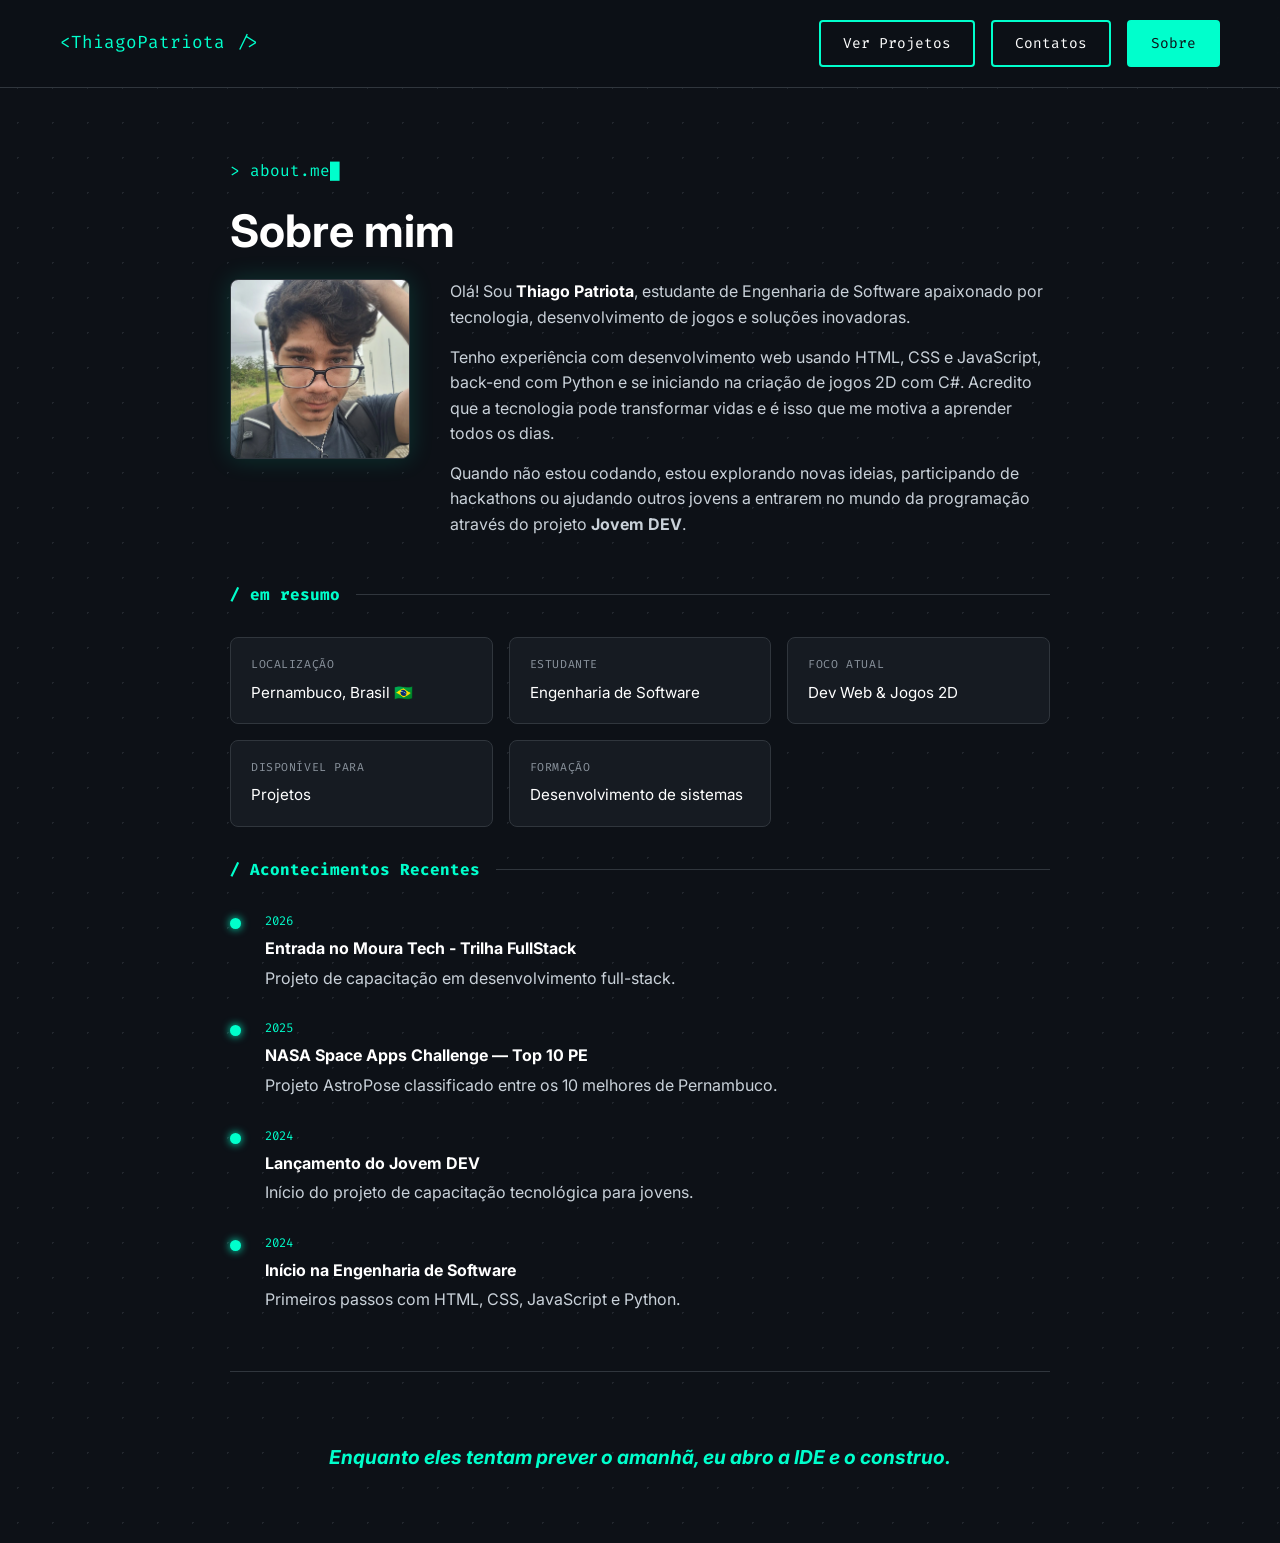
<file: paginas/sobre.html>
<!DOCTYPE html>
<html lang="pt-BR">

<head>
    <meta charset="UTF-8">
    <meta name="viewport" content="width=device-width, initial-scale=1.0">
    <title>Sobre | Thiago Patriota</title>
    <link rel="icon" href="../imgs/icon.webp" type="image/png">
    <link href="https://fonts.googleapis.com/css2?family=Fira+Code:wght@400;700&family=Inter:wght@400;700&display=swap"
        rel="stylesheet">
    <link rel="stylesheet" href="../estilos/global.css">
    <link rel="stylesheet" href="../estilos/sobre.css">
</head>

<body>

    <nav>
        <a href="../index.html" class="nav-logo">&lt;ThiagoPatriota /&gt;</a>
        <div class="nav-links">
            <a href="projetos.html" class="btn">Ver Projetos</a>
            <a href="contatos.html" class="btn">Contatos</a>
            <a href="sobre.html" class="btn ativo">Sobre</a>
        </div>
    </nav>

    <div class="conteiner">

        <p class="texto-terminal">> about.me<span class="cursor">█</span></p>
        <h1>Sobre mim</h1>


        <div class="sobre-principal">
            <img src="../imgs/fotos/thiagopatriotafotoa.webp" alt="Thiago Patriota" class="foto-sobre">
            <div class="bio">

                <p>Olá! Sou <strong style="color:white">Thiago Patriota</strong>, estudante de Engenharia de Software
                    apaixonado por tecnologia, desenvolvimento de jogos e soluções inovadoras.</p>
                <p>Tenho experiência com desenvolvimento web usando HTML, CSS e JavaScript, back-end com Python e se
                    iniciando na criação de jogos 2D com C#. Acredito que a tecnologia pode transformar vidas e é isso
                    que me motiva a aprender todos os dias.</p>
                <p>Quando não estou codando, estou explorando novas ideias, participando de hackathons ou ajudando
                    outros jovens a entrarem no mundo da programação através do projeto <strong>Jovem DEV</strong>.</p>
            </div>
        </div>

        <div class="divisor">
            <h2>/ em resumo</h2>
            <hr>
        </div>
        <div class="fatos">
            <div class="fato">
                <span>Localização</span>

                <p>Pernambuco, Brasil 🇧🇷</p>
            </div>
            <div class="fato">
                <span>Estudante</span>
                <p>Engenharia de Software</p>
            </div>
            <div class="fato">
                <span>Foco atual</span>
                <p>Dev Web & Jogos 2D</p>
            </div>
            <div class="fato">
                <span>Disponível para</span>
                <p>Projetos</p>
            </div>
            <div class="fato">
                <span>Formação</span>
                <p>Desenvolvimento de sistemas</p>
            </div>
        </div>

        <div class="divisor">
            <h2>/ Acontecimentos Recentes</h2>
            <hr>
        </div>

        <div class="timeline">

            <div class="evento">
                <div class="evento-ponto"></div>
                <div class="evento-corpo">
                    <p class="evento-ano">2026</p>
                    <h3>Entrada no Moura Tech - Trilha FullStack</h3>
                    <p>Projeto de capacitação em desenvolvimento full-stack.</p>
                </div>
            </div>

            <div class="evento">
                <div class="evento-ponto"></div>
                <div class="evento-corpo">
                    <p class="evento-ano">2025</p>
                    <h3>NASA Space Apps Challenge — Top 10 PE</h3>
                    <p>Projeto AstroPose classificado entre os 10 melhores de Pernambuco.</p>
                </div>
            </div>

            <div class="evento">
                <div class="evento-ponto"></div>
                <div class="evento-corpo">
                    <p class="evento-ano">2024</p>
                    <h3>Lançamento do Jovem DEV</h3>
                    <p>Início do projeto de capacitação tecnológica para jovens.</p>
                </div>
            </div>

            <div class="evento">
                <div class="evento-ponto"></div>
                <div class="evento-corpo">
                    <p class="evento-ano">2024</p>
                    <h3>Início na Engenharia de Software</h3>
                    <p>Primeiros passos com HTML, CSS, JavaScript e Python.</p>
                </div>
            </div>


            <div class="divisor">
                <hr>
            </div>

            <h5 class="fraseefeito">Enquanto eles tentam prever o amanhã, eu abro a IDE e o construo.</h5>
        </div>

    </div>

</body>

</html>
</file>
<file: estilos/global.css>
:root {
    --cor-fundo: #0d1117;
    --cor-superficie: #161b22;
    --texto-principal: #c9d1d9;
    --cor-destaque: #00ffcc;
    --cor-borda: #30363d;
    --fonte-principal: 'Inter', sans-serif;
    --fonte-mono: 'Fira Code', monospace;
}

* {
    margin: 0;
    padding: 0;
    box-sizing: border-box;
}

body {
    background-color: var(--cor-fundo);
    background-image: radial-gradient(circle, #21262d 1px, transparent 1px);
    background-size: 35px 35px;
    color: var(--texto-principal);
    font-family: var(--fonte-principal);
    line-height: 1.6;
}

/* NAVBAR GLOBAL */
nav {
    display: flex;
    justify-content: space-between;
    align-items: center;
    padding: 20px 60px;
    border-bottom: 1px solid var(--cor-borda);
    position: sticky;
    top: 0;
    background-color: rgba(13, 17, 23, 0.9);
    backdrop-filter: blur(10px);
    z-index: 100;
}

.nav-logo {
    font-family: var(--fonte-mono);
    color: var(--cor-destaque);
    font-size: 1.1rem;
    text-decoration: none;
}

.nav-links {
    display: flex;
    gap: 16px;
}

.btn {
    background: transparent;
    border: 2px solid var(--cor-destaque);
    color: white;
    padding: 10px 22px;
    font-family: var(--fonte-mono);
    font-size: 0.9rem;
    border-radius: 4px;
    cursor: pointer;
    text-decoration: none;
    transition: all 0.3s;
}

.btn:hover,
.btn.ativo {
    background: var(--cor-destaque);
    color: var(--cor-fundo);
}

/* ELEMENTOS GLOBAIS COMUNS */
h1 {
    font-size: 2.8rem;
    color: white;
    margin-bottom: 12px;
}

.subtexto {
    font-size: 1rem;
    color: #8b949e;
    margin-bottom: 50px;
}

.texto-terminal {
    font-family: var(--fonte-mono);
    color: var(--cor-destaque);
    font-size: 1rem;
    margin-bottom: 12px;
}

.cursor {
    animation: blink 0.8s step-end infinite;
}

@keyframes blink {
    50% {
        opacity: 0;
    }
}


.divisor {
    display: flex;
    align-items: center;
    gap: 16px;
    margin-bottom: 30px;
}

.divisor h2 {
    font-family: var(--fonte-mono);
    font-size: 1rem;
    color: var(--cor-destaque);
    white-space: nowrap;
}

.divisor hr {
    flex: 1;
    border: none;
    border-top: 1px solid var(--cor-borda);
}
</file>
<file: estilos/projetos-detalhe.css>
.conteiner {
    max-width: 900px;
    margin: 0 auto;
    padding: 70px 40px;
}

.cabecalho-projeto {
    display: flex;
    justify-content: space-between;
    align-items: center;
    margin-bottom: 20px;
    flex-wrap: wrap;
    gap: 15px;
}

.cabecalho-projeto h1 {
    margin-bottom: 0;
}

.btn-github {
    display: flex;
    align-items: center;
    gap: 10px;
    background: var(--cor-superficie);
    border: 1px solid var(--cor-borda);
    color: var(--texto-principal);
    padding: 10px 20px;
    border-radius: 8px;
    text-decoration: none;
    font-family: var(--fonte-mono);
    font-size: 0.9rem;
    transition: all 0.3s ease;
}

.btn-github svg {
    width: 20px;
    height: 20px;
    fill: var(--texto-principal);
    transition: fill 0.3s ease;
}

.btn-github:hover {
    border-color: var(--cor-destaque);
    color: var(--cor-destaque);
    box-shadow: 0 4px 15px rgba(0, 255, 204, 0.1);
    transform: translateY(-2px);
}

.btn-github:hover svg {
    fill: var(--cor-destaque);
}

.banner-projeto {
    width: 100%;
    height: 400px;
    object-fit: cover;
    border-radius: 12px;
    border: 1px solid var(--cor-borda);
    margin-bottom: 40px;
    box-shadow: 0 10px 30px rgba(0, 0, 0, 0.5);
}

.conteudo-projeto {
    display: grid;
    grid-template-columns: 2fr 1fr;
    gap: 40px;
}

.descricao-projeto p {
    font-size: 1.05rem;
    color: var(--texto-principal);
    margin-bottom: 20px;
    line-height: 1.8;
    text-align: justify;
}

.sidebar-projeto .bloco-info {
    background: var(--cor-superficie);
    border: 1px solid var(--cor-borda);
    border-radius: 8px;
    padding: 20px;
    margin-bottom: 20px;
}

.bloco-info h3 {
    font-family: var(--fonte-mono);
    color: var(--cor-destaque);
    font-size: 1rem;
    margin-bottom: 15px;
    border-bottom: 1px solid var(--cor-borda);
    padding-bottom: 10px;
}

.tech-badges {
    display: flex;
    flex-wrap: wrap;
    gap: 8px;
}

.tech-badge {
    font-family: var(--fonte-mono);
    font-size: 0.8rem;
    padding: 5px 12px;
    background: rgba(0, 255, 204, 0.07);
    border: 1px solid rgba(0, 255, 204, 0.2);
    color: var(--cor-destaque);
    border-radius: 4px;
}
</file>
<file: estilos/contatos.css>
.conteiner {
    max-width: 750px;
    margin: 0 auto;
    padding: 70px 40px;
}

.lista-contatos {
    display: flex;
    flex-direction: column;
    gap: 16px;
    margin-bottom: 60px;
}

.item-contato {
    display: flex;
    align-items: center;
    gap: 20px;
    background: var(--cor-superficie);
    border: 1px solid var(--cor-borda);
    border-radius: 8px;
    padding: 20px 24px;
    text-decoration: none;
    color: var(--texto-principal);
    transition: border-color 0.3s, transform 0.3s, box-shadow 0.3s;
}

.item-contato:hover {
    border-color: var(--cor-destaque);
    transform: translateX(6px);
    box-shadow: 0 4px 20px rgba(0, 255, 204, 0.08);
}

.icone-contato {
    width: 44px;
    height: 44px;
    flex-shrink: 0;
    display: flex;
    align-items: center;
    justify-content: center;
    border-radius: 8px;
    border: 1px solid var(--cor-borda);
    background: var(--cor-fundo);
}

.icone-contato svg {
    width: 22px;
    height: 22px;
    fill: var(--cor-destaque);
}

.info-contato {
    flex: 1;
}

.info-contato span {
    display: block;
    font-family: var(--fonte-mono);
    font-size: 0.75rem;
    color: #8b949e;
    margin-bottom: 2px;
    text-transform: uppercase;
    letter-spacing: 0.05em;
}

.info-contato p {
    font-size: 1rem;
    color: white;
}

.seta {
    font-family: var(--fonte-mono);
    color: var(--cor-destaque);
    font-size: 1rem;
    opacity: 0;
    transition: opacity 0.3s;
}

.item-contato:hover .seta {
    opacity: 1;
}

.email-box {
    background: var(--cor-superficie);
    border: 1px solid var(--cor-borda);
    border-radius: 8px;
    padding: 20px 24px;
    display: flex;
    align-items: center;
    justify-content: space-between;
    gap: 16px;
    margin-bottom: 60px;
}

.email-box p {
    font-family: var(--fonte-mono);
    font-size: 1rem;
    color: white;
}
</file>
<file: estilos/projetos.css>
.conteiner {
    max-width: 1200px;
    margin: 0 auto;
    padding: 60px 40px;
}

.cabecalho {
    margin-bottom: 50px;
}

h1 {
    font-size: 3rem;
}

.subtexto {
    max-width: 500px;
    margin-bottom: 0;
}

.filtros {
    display: flex;
    gap: 10px;
    flex-wrap: wrap;
    margin-bottom: 40px;
}

.filtro {
    background: transparent;
    border: 1px solid var(--cor-borda);
    color: var(--texto-principal);
    font-family: var(--fonte-mono);
    font-size: 0.85rem;
    padding: 7px 18px;
    border-radius: 999px;
    cursor: pointer;
    transition: all 0.2s;
}

.filtro:hover {
    border-color: var(--cor-destaque);
    color: var(--cor-destaque);
}

.filtro.ativo {
    background: var(--cor-destaque);
    border-color: var(--cor-destaque);
    color: var(--cor-fundo);
    font-weight: 700;
}

.grade {
    display: grid;
    grid-template-columns: repeat(auto-fill, minmax(340px, 1fr));
    gap: 24px;
}

.cartao {
    background: var(--cor-superficie);
    border: 1px solid var(--cor-borda);
    border-radius: 10px;
    overflow: hidden;
    display: flex;
    flex-direction: column;
    transition: transform 0.3s, border-color 0.3s, box-shadow 0.3s;
}

.cartao:hover {
    transform: translateY(-5px);
    border-color: var(--cor-destaque);
    box-shadow: 0 10px 30px rgba(0, 255, 204, 0.1);
}

.cartao img {
    width: 100%;
    height: 200px;
    object-fit: cover;
    display: block;
    filter: saturate(0.85);
    transition: filter 0.3s;
}

.cartao:hover img {
    filter: saturate(1.1);
}

.cartao .placeholder-img {
    width: 100%;
    height: 200px;
    background: repeating-linear-gradient(45deg, #161b22, #161b22 10px, #1c2128 10px, #1c2128 20px);
    display: flex;
    align-items: center;
    justify-content: center;
    font-family: var(--fonte-mono);
    color: #8b949e;
    font-size: 0.9rem;
}

.cartao-corpo {
    padding: 24px;
    display: flex;
    flex-direction: column;
    gap: 10px;
    flex: 1;
}

.cartao-topo {
    display: flex;
    justify-content: space-between;
    align-items: flex-start;
    gap: 10px;
}

.cartao-tags {
    display: flex;
    gap: 6px;
    flex-wrap: wrap;
}

.tag {
    font-family: var(--fonte-mono);
    font-size: 0.72rem;
    padding: 3px 10px;
    border-radius: 999px;
    border: 1px solid var(--cor-borda);
    color: #8b949e;
    white-space: nowrap;
}

.tag.ouro {
    border-color: #ffd700;
    color: #ffd700;
}

.cartao h3 {
    font-size: 1.25rem;
    color: white;
    white-space: nowrap;
}

.cartao p {
    font-size: 0.92rem;
    color: var(--texto-principal);
    line-height: 1.6;
    flex: 1;
}

.cartao-rodape {
    display: flex;
    justify-content: space-between;
    align-items: center;
    padding-top: 14px;
    margin-top: 10px;
    border-top: 1px solid var(--cor-borda);
}

.badges {
    display: flex;
    gap: 6px;
    flex-wrap: wrap;
}

.badge {
    font-family: var(--fonte-mono);
    font-size: 0.72rem;
    padding: 3px 10px;
    background: rgba(0, 255, 204, 0.07);
    border: 1px solid rgba(0, 255, 204, 0.2);
    color: var(--cor-destaque);
    border-radius: 4px;
}

.link-projeto {
    font-family: var(--fonte-mono);
    font-size: 0.85rem;
    color: var(--cor-destaque);
    text-decoration: none;
    white-space: nowrap;
    transition: text-shadow 0.3s;
}

.link-projeto:hover {
    text-shadow: 0 0 10px var(--cor-destaque);
}

.link-projeto.off {
    color: #8b949e;
    cursor: default;
    pointer-events: none;
}
</file>
<file: estilos/sobre.css>
.conteiner {
    max-width: 900px;
    margin: 0 auto;
    padding: 70px 40px;
}

.sobre-principal {
    display: flex;
    gap: 40px;
    align-items: flex-start;
}

.foto-sobre {
    width: 180px;
    height: 180px;
    border-radius: 8px;
    object-fit: cover;
    flex-shrink: 0;
    border: 1px solid var(--cor-borda);
    box-shadow: 0 0 25px rgba(0, 255, 204, 0.15);
}

.bio p {
    font-size: 1rem;
    color: var(--texto-principal);
    margin-bottom: 14px;
}

.fatos {
    display: grid;
    grid-template-columns: repeat(auto-fill, minmax(200px, 1fr));
    gap: 16px;
}

.fato {
    background: var(--cor-superficie);
    border: 1px solid var(--cor-borda);
    border-radius: 8px;
    padding: 18px 20px;
    transition: border-color 0.3s, transform 0.3s;
}

.fato:hover {
    border-color: var(--cor-destaque);
    transform: translateY(-3px);
}

.fato span {
    display: block;
    font-family: var(--fonte-mono);
    font-size: 0.72rem;
    color: #8b949e;
    text-transform: uppercase;
    letter-spacing: 0.05em;
    margin-bottom: 6px;
}

.fato p {
    font-size: 0.95rem;
    color: white;
}

.timeline {
    display: flex;
    flex-direction: column;
    gap: 0;
}

.evento {
    display: flex;
    gap: 24px;
    position: relative;
}

.evento-ponto {
    width: 11px;
    height: 11px;
    border-radius: 50%;
    background: var(--cor-destaque);
    flex-shrink: 0;
    margin-top: 6px;
    box-shadow: 0 0 8px var(--cor-destaque);
}

.evento-corpo {
    padding-bottom: 28px;
}

.evento-ano {
    font-family: var(--fonte-mono);
    font-size: 0.78rem;
    color: var(--cor-destaque);
    margin-bottom: 4px;
}

.evento-corpo h3 {
    font-size: 1rem;
    color: white;
    margin-bottom: 4px;
}

.divisor {
    margin-top: 30px;
}

.fraseefeito {
    font-size: 1.2rem;
    color: var(--cor-destaque);
    font-style: italic;
    text-align: center;
    margin-top: 40px;
    animation: fadeInUp 1s ease-out;
}
</file>
